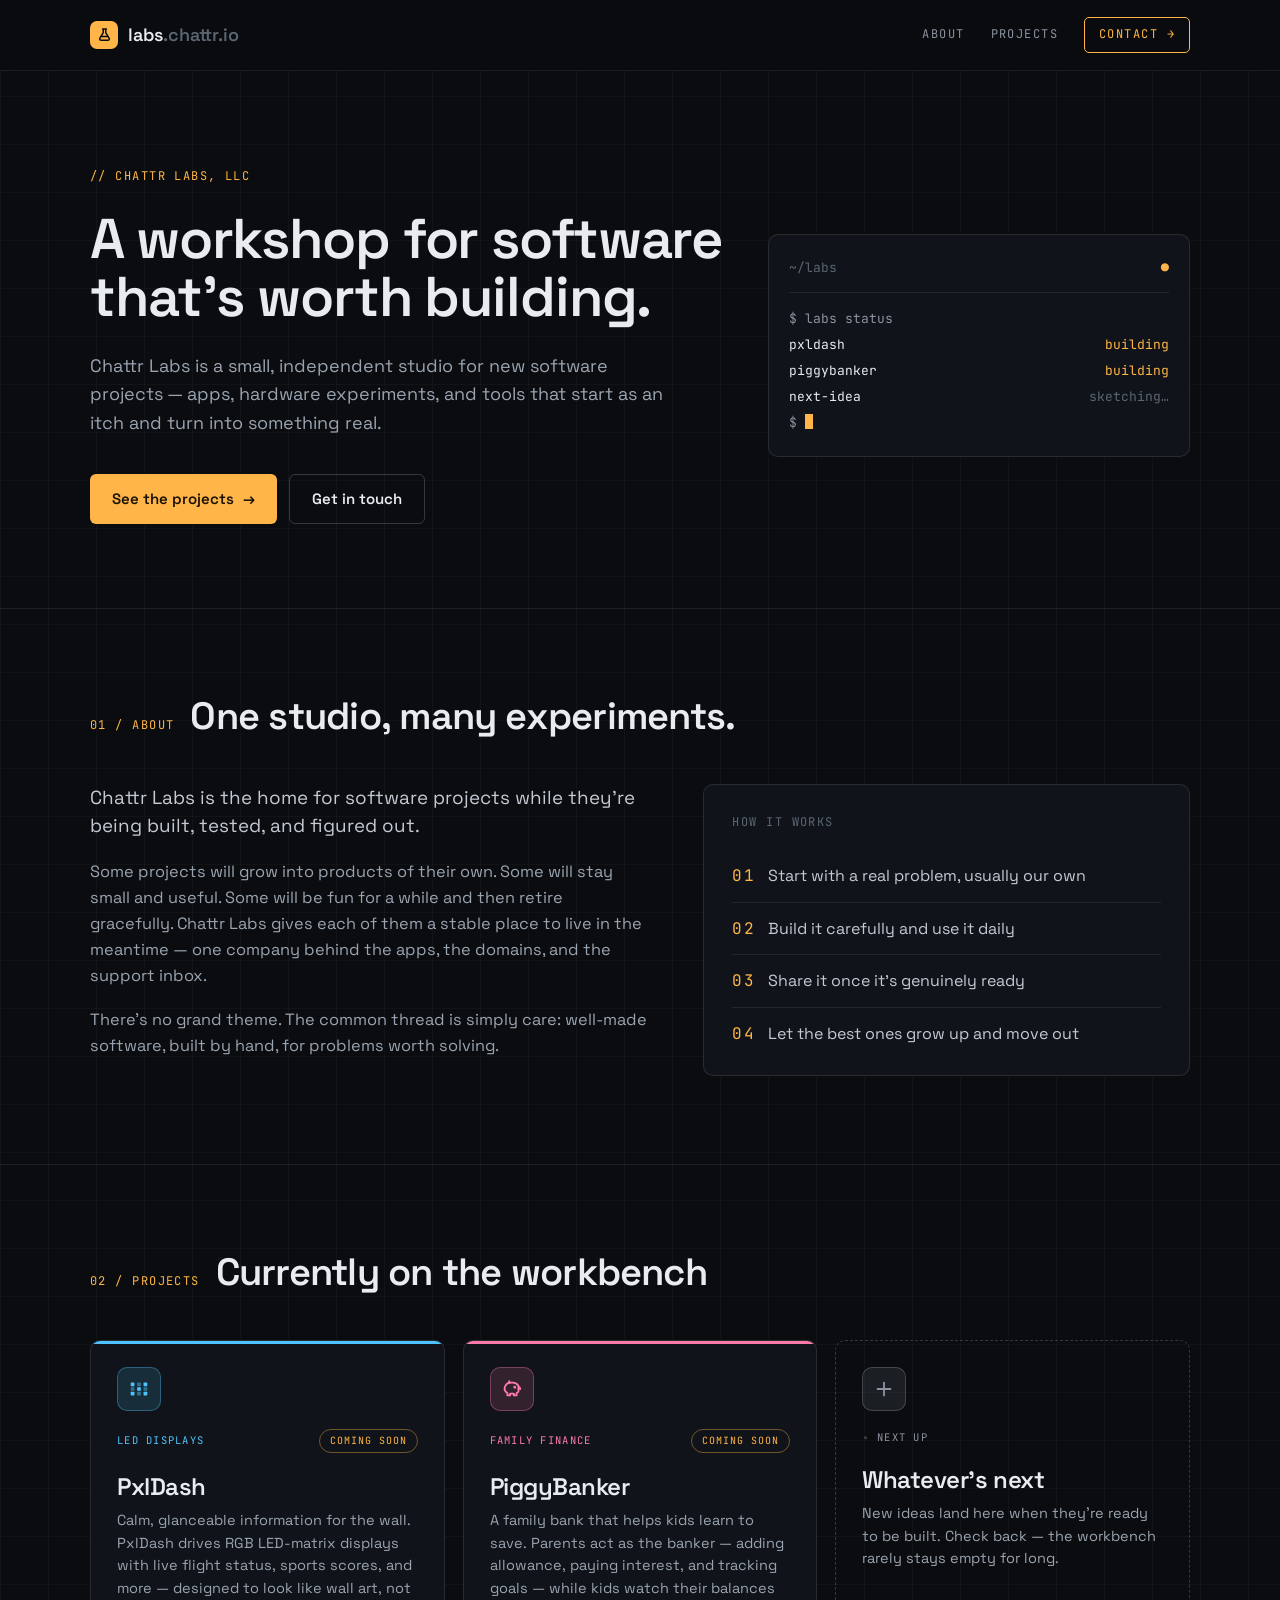
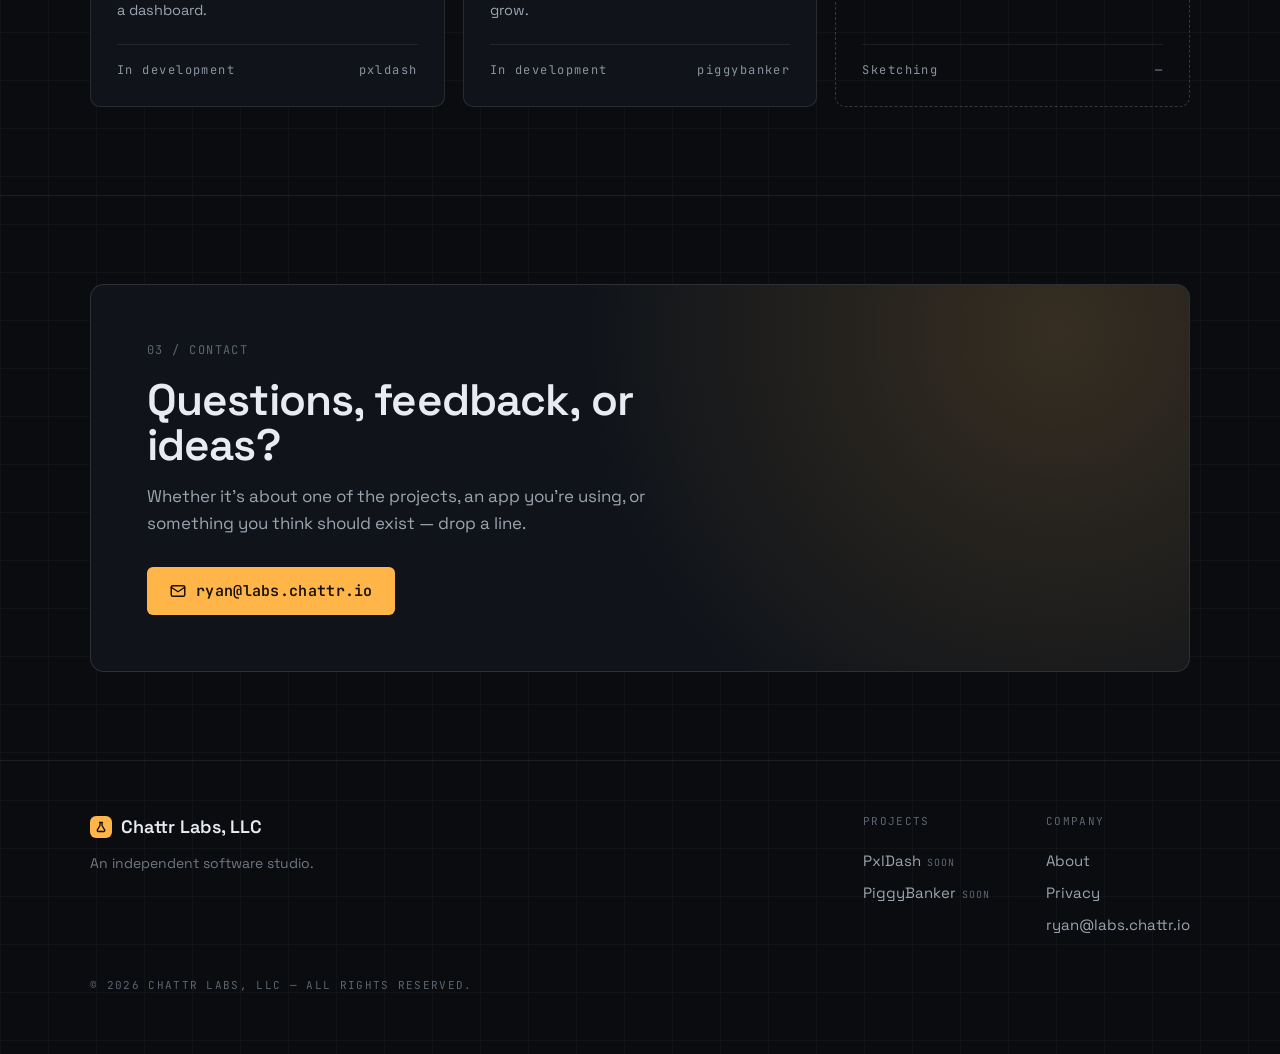
<file: index.html>
<!DOCTYPE html>
<html lang="en">
<head>
<meta charset="utf-8">
<meta name="viewport" content="width=device-width, initial-scale=1">
<title>Chattr Labs — Independent Software Studio</title>
<meta name="description" content="Chattr Labs, LLC is a small independent software studio — home to PxlDash, PiggyBanker, and whatever gets built next.">
<meta property="og:title" content="Chattr Labs">
<meta property="og:description" content="An independent software studio. Home to PxlDash, PiggyBanker, and whatever gets built next.">
<meta property="og:url" content="https://labs.chattr.io/">
<meta property="og:type" content="website">
<meta name="theme-color" content="#0a0c0f">
<link rel="icon" href="data:image/svg+xml,%3Csvg xmlns='http://www.w3.org/2000/svg' viewBox='0 0 32 32'%3E%3Crect width='32' height='32' rx='8' fill='%23ffb547'/%3E%3Cpath d='M12 7h8M14 7v7l-6 10a2 2 0 0 0 1.7 3h12.6a2 2 0 0 0 1.7-3l-6-10V7' fill='none' stroke='%230a0c0f' stroke-width='2.6' stroke-linecap='round' stroke-linejoin='round'/%3E%3C/svg%3E">
<link rel="preconnect" href="https://fonts.googleapis.com">
<link rel="preconnect" href="https://fonts.gstatic.com" crossorigin="">
<link href="https://fonts.googleapis.com/css2?family=Space+Grotesk:wght@400;500;600;700&amp;family=JetBrains+Mono:wght@400;500;700&amp;display=swap" rel="stylesheet">
<link rel="stylesheet" href="styles.css">
</head>
<body>

<header>
  <div class="wrap bar">
    <a href="#top" class="brand">
      <span class="logo"><svg width="15" height="15" viewBox="0 0 24 24" fill="none" stroke="#0a0c0f" stroke-width="2.4" stroke-linecap="round" stroke-linejoin="round"><path d="M9 3h6M10 3v6l-5.5 9.2A2 2 0 0 0 6.2 21h11.6a2 2 0 0 0 1.7-2.8L14 9V3"/><path d="M7.5 15h9"/></svg></span>
      <span>labs<span class="tld">.chattr.io</span></span>
    </a>
    <nav class="nav-links mono">
      <a href="#about">about</a>
      <a href="#projects">projects</a>
      <a href="#contact" class="nav-cta">contact →</a>
    </nav>
  </div>
</header>

<main id="top">

  <!-- HERO -->
  <section class="hero">
    <div class="wrap hero-grid">
      <div>
        <div class="mono eyebrow">// CHATTR LABS, LLC</div>
        <h1>A workshop for software that's worth building.</h1>
        <p class="lede">Chattr Labs is a small, independent studio for new software projects — apps, hardware experiments, and tools that start as an itch and turn into something real.</p>
        <div class="actions">
          <a href="#projects" class="btn primary">See the projects <span class="arw">→</span></a>
          <a href="#contact" class="btn ghost">Get in touch</a>
        </div>
      </div>
      <div class="term" aria-label="Project status">
        <div class="term-head"><span>~/labs</span><span class="ok">●</span></div>
        <div class="cmd">$ labs status</div>
        <div class="row"><span>pxldash</span><span class="ok">building</span></div>
        <div class="row"><span>piggybanker</span><span class="ok">building</span></div>
        <div class="row"><span>next-idea</span><span class="wip">sketching…</span></div>
        <div class="cmd">$ <span class="cursor"></span></div>
      </div>
    </div>
  </section>

  <!-- ABOUT -->
  <section id="about">
    <div class="wrap">
      <div class="sec-head">
        <span class="mono sec-num">01 / ABOUT</span>
        <h2>One studio, many experiments.</h2>
      </div>
      <div class="about-grid">
        <div>
          <p class="big">Chattr Labs is the home for software projects while they're being built, tested, and figured out.</p>
          <p>Some projects will grow into products of their own. Some will stay small and useful. Some will be fun for a while and then retire gracefully. Chattr Labs gives each of them a stable place to live in the meantime — one company behind the apps, the domains, and the support inbox.</p>
          <p>There's no grand theme. The common thread is simply care: well-made software, built by hand, for problems worth solving.</p>
        </div>
        <div class="card">
          <div class="mono card-label">HOW IT WORKS</div>
          <ul class="list">
            <li><span class="mono">01</span> Start with a real problem, usually our own</li>
            <li><span class="mono">02</span> Build it carefully and use it daily</li>
            <li><span class="mono">03</span> Share it once it's genuinely ready</li>
            <li><span class="mono">04</span> Let the best ones grow up and move out</li>
          </ul>
        </div>
      </div>
    </div>
  </section>

  <!-- PROJECTS -->
  <section id="projects">
    <div class="wrap">
      <div class="sec-head">
        <span class="mono sec-num">02 / PROJECTS</span>
        <h2>Currently on the workbench</h2>
      </div>
      <div class="projects">
        <article class="project pxl">
          <div class="glyph"><svg width="22" height="22" viewBox="0 0 24 24" fill="#4fc3ff"><rect x="3" y="5" width="4" height="4" rx=".6"/><rect x="10" y="5" width="4" height="4" rx=".6" opacity=".45"/><rect x="17" y="5" width="4" height="4" rx=".6"/><rect x="3" y="10" width="4" height="4" rx=".6" opacity=".45"/><rect x="10" y="10" width="4" height="4" rx=".6"/><rect x="17" y="10" width="4" height="4" rx=".6" opacity=".45"/><rect x="3" y="15" width="4" height="4" rx=".6"/><rect x="10" y="15" width="4" height="4" rx=".6" opacity=".45"/><rect x="17" y="15" width="4" height="4" rx=".6"/></svg></div>
          <div class="project-top"><span class="mono kind">LED DISPLAYS</span><span class="mono badge">COMING SOON</span></div>
          <h3>PxlDash</h3>
          <p>Calm, glanceable information for the wall. PxlDash drives RGB LED-matrix displays with live flight status, sports scores, and more — designed to look like wall art, not a dashboard.</p>
          <div class="mono foot"><span>In development</span><span>pxldash</span></div>
        </article>
        <article class="project piggy">
          <div class="glyph"><svg width="22" height="22" viewBox="0 0 24 24" fill="none" stroke="#ff7aa8" stroke-width="2" stroke-linecap="round" stroke-linejoin="round"><path d="M19 9.5c1 .4 2 1.4 2 2.5M4.5 9A6.5 6.5 0 0 1 11 5h2a7 7 0 0 1 6 3.5V15l-2 1.5V19h-3v-2h-4v2H7v-2.6A6 6 0 0 1 4.5 9z"/><circle cx="15" cy="10" r=".6" fill="#ff7aa8"/><path d="M9.5 5.3 9 3.5"/></svg></div>
          <div class="project-top"><span class="mono kind">FAMILY FINANCE</span><span class="mono badge">COMING SOON</span></div>
          <h3>PiggyBanker</h3>
          <p>A family bank that helps kids learn to save. Parents act as the banker — adding allowance, paying interest, and tracking goals — while kids watch their balances grow.</p>
          <div class="mono foot"><span>In development</span><span>piggybanker</span></div>
        </article>
        <article class="project next">
          <div class="glyph"><svg width="22" height="22" viewBox="0 0 24 24" fill="none" stroke="#8a93a0" stroke-width="2" stroke-linecap="round"><path d="M12 5v14M5 12h14"/></svg></div>
          <div class="project-top"><span class="mono kind">◦ NEXT UP</span></div>
          <h3>Whatever's next</h3>
          <p>New ideas land here when they're ready to be built. Check back — the workbench rarely stays empty for long.</p>
          <div class="mono foot"><span>Sketching</span><span>—</span></div>
        </article>
      </div>
    </div>
  </section>

  <!-- CONTACT -->
  <section id="contact">
    <div class="wrap">
      <div class="contact-box">
        <div>
          <div class="mono card-label">03 / CONTACT</div>
          <h2>Questions, feedback, or ideas?</h2>
          <p>Whether it's about one of the projects, an app you're using, or something you think should exist — drop a line.</p>
          <a href="mailto:ryan@labs.chattr.io" class="btn primary mail">
            <svg width="18" height="18" viewBox="0 0 24 24" fill="none" stroke="currentColor" stroke-width="2" stroke-linecap="round" stroke-linejoin="round"><rect x="3" y="5" width="18" height="14" rx="2"></rect><path d="m3 7 9 6 9-6"></path></svg>
            ryan@labs.chattr.io
          </a>
        </div>
      </div>
    </div>
  </section>
</main>

<footer>
  <div class="wrap foot-grid">
    <div class="foot-about">
      <div class="foot-brand">
        <span class="logo sm"><svg width="12" height="12" viewBox="0 0 24 24" fill="none" stroke="#0a0c0f" stroke-width="2.6" stroke-linecap="round" stroke-linejoin="round"><path d="M9 3h6M10 3v6l-5.5 9.2A2 2 0 0 0 6.2 21h11.6a2 2 0 0 0 1.7-2.8L14 9V3"/></svg></span>
        Chattr Labs, LLC
      </div>
      <p>An independent software studio.</p>
    </div>
    <div class="foot-cols">
      <div>
        <div class="mono card-label">PROJECTS</div>
        <span class="item">PxlDash<small>SOON</small></span>
        <span class="item">PiggyBanker<small>SOON</small></span>
      </div>
      <div>
        <div class="mono card-label">COMPANY</div>
        <a href="#about">About</a>
        <a href="privacy.html">Privacy</a>
        <a href="mailto:ryan@labs.chattr.io">ryan@labs.chattr.io</a>
      </div>
    </div>
  </div>
  <div class="wrap">
    <div class="mono legal">© <span id="yr">2026</span> CHATTR LABS, LLC — ALL RIGHTS RESERVED.</div>
  </div>
</footer>
<script>document.getElementById('yr').textContent=new Date().getFullYear()</script>
</body>
</html>
</file>
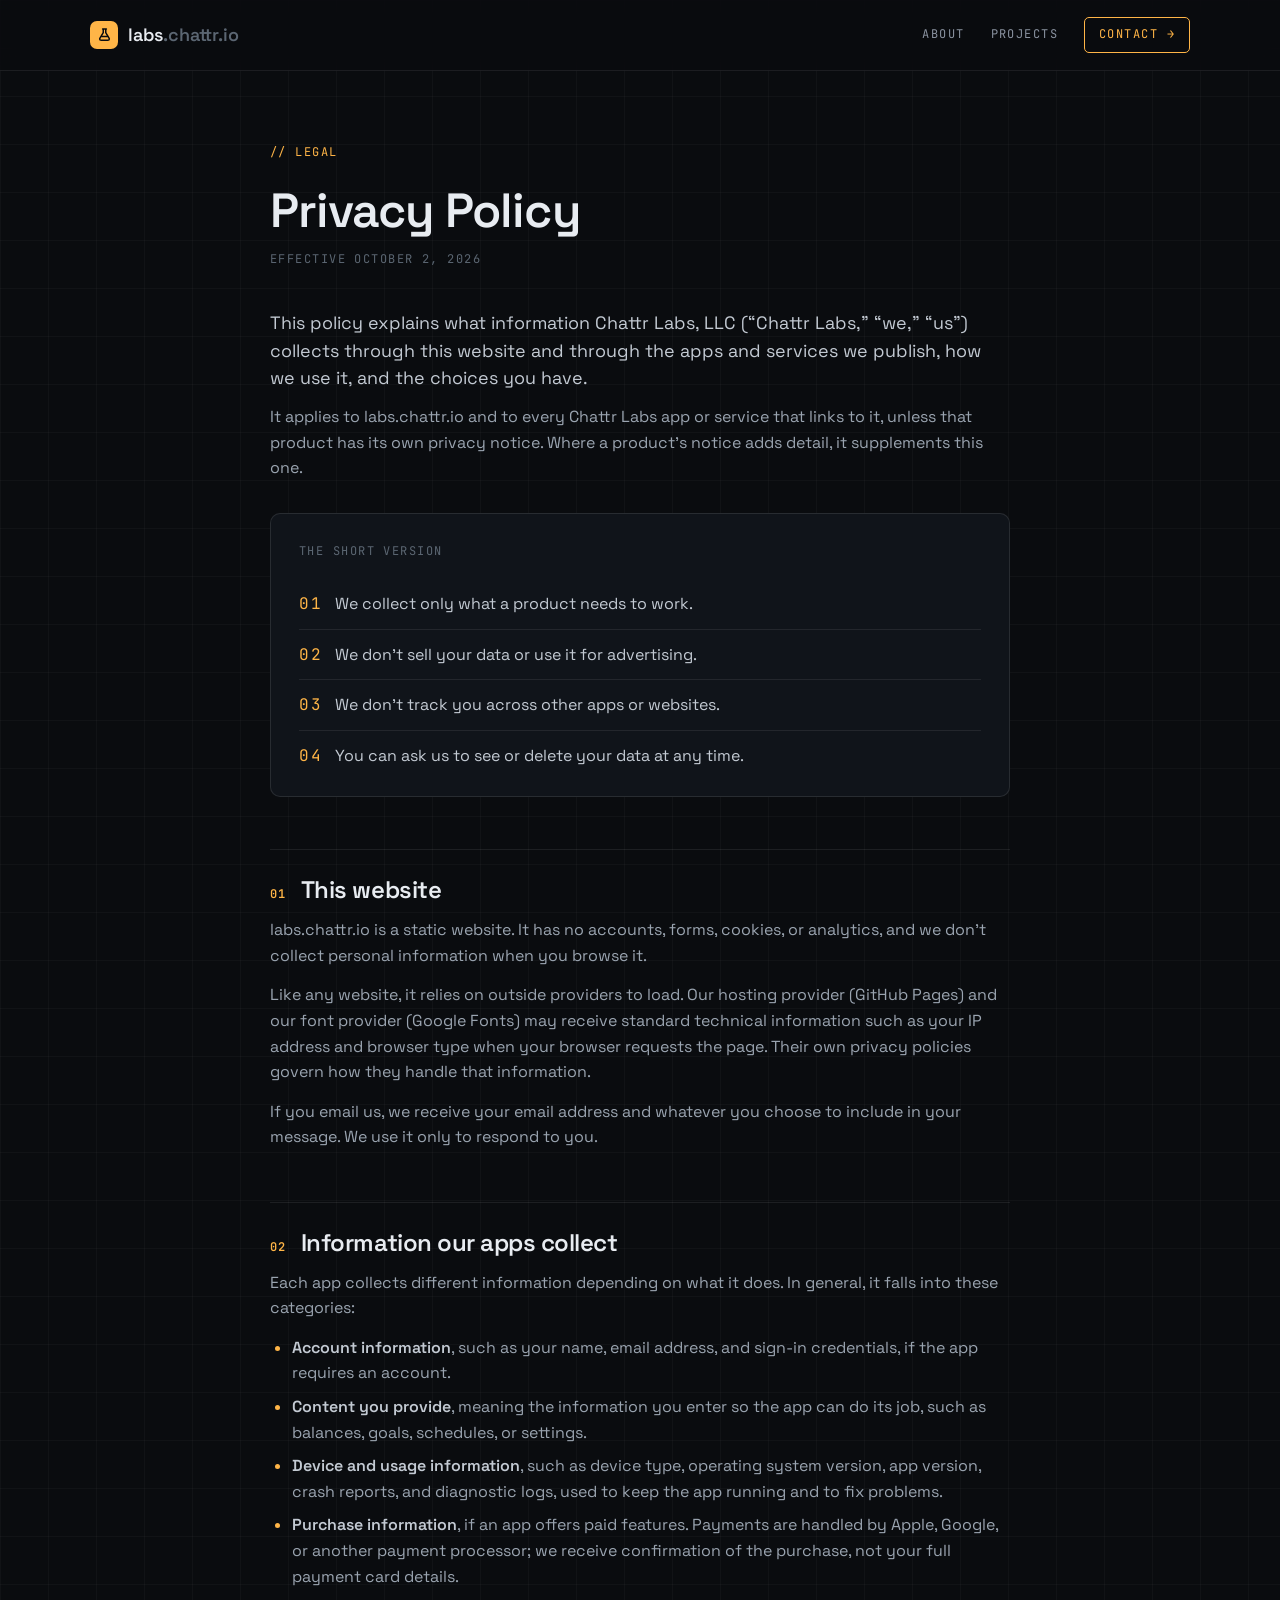
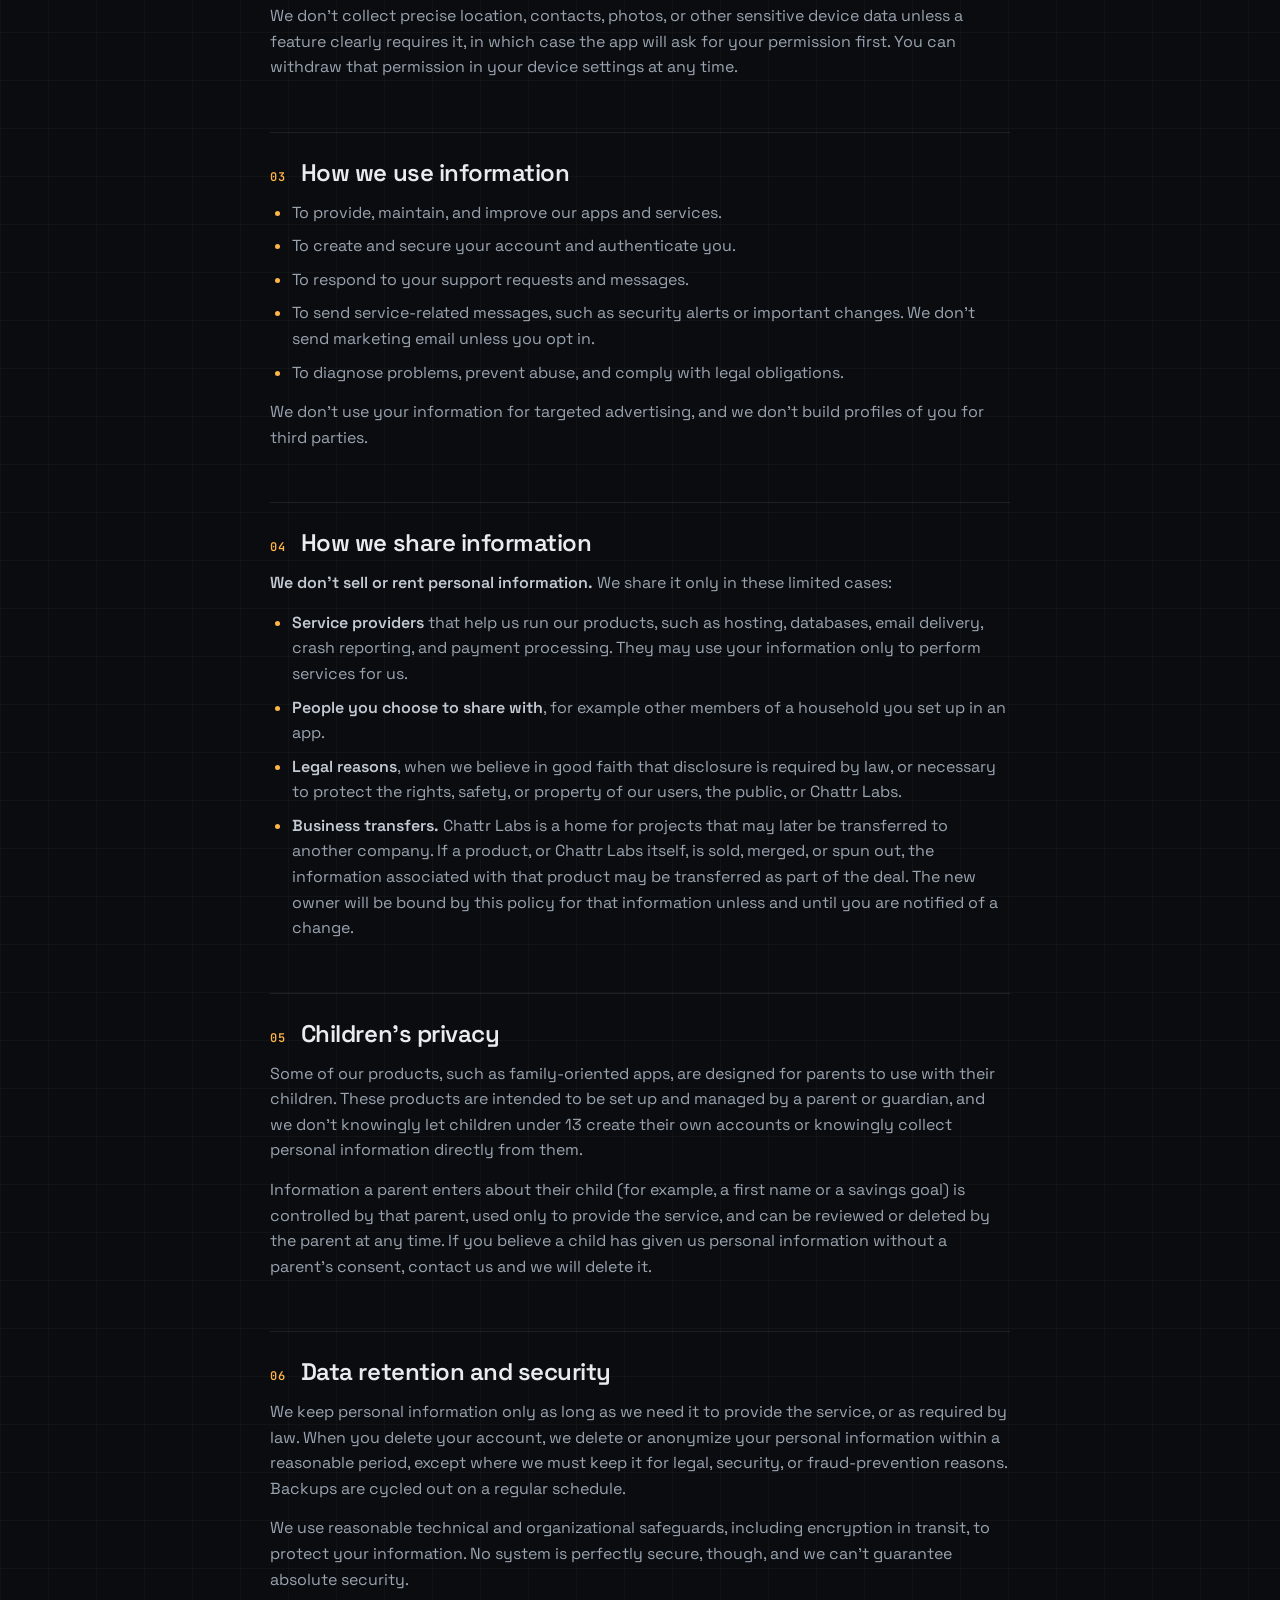
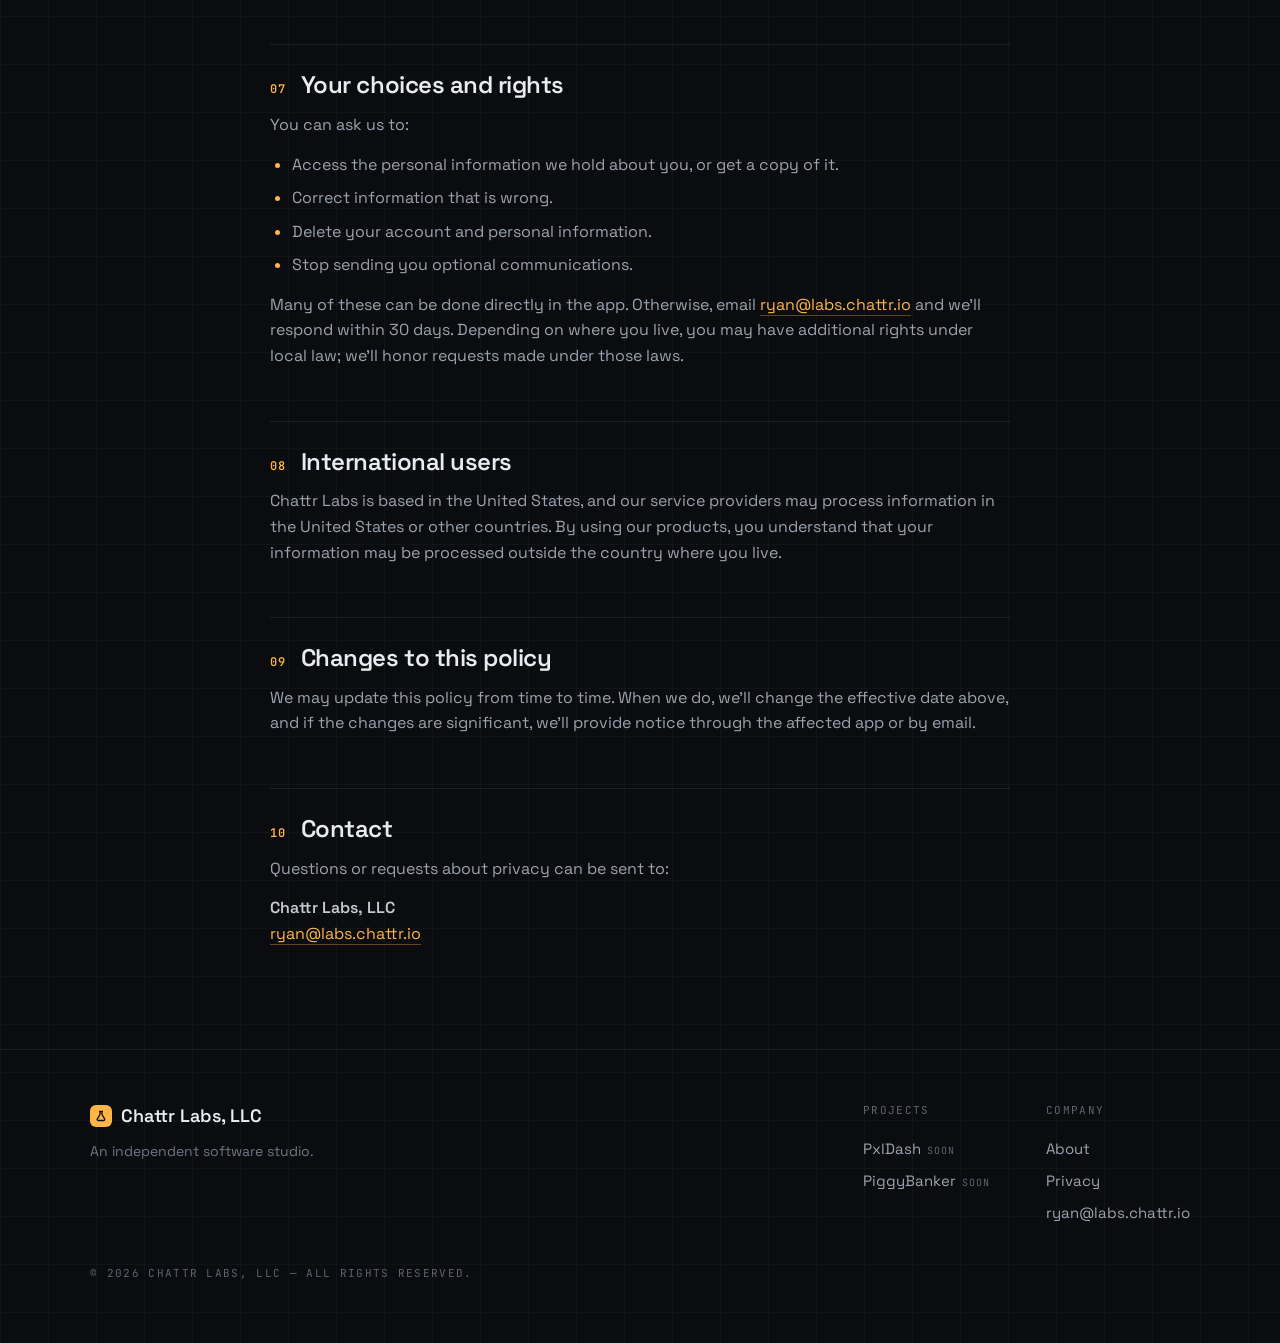
<file: privacy.html>
<!DOCTYPE html>
<html lang="en">
<head>
<meta charset="utf-8">
<meta name="viewport" content="width=device-width, initial-scale=1">
<title>Privacy Policy — Chattr Labs</title>
<meta name="description" content="How Chattr Labs, LLC collects, uses, and protects information across its website and apps.">
<meta property="og:title" content="Privacy Policy — Chattr Labs">
<meta property="og:url" content="https://labs.chattr.io/privacy">
<meta property="og:type" content="website">
<meta name="theme-color" content="#0a0c0f">
<link rel="icon" href="data:image/svg+xml,%3Csvg xmlns='http://www.w3.org/2000/svg' viewBox='0 0 32 32'%3E%3Crect width='32' height='32' rx='8' fill='%23ffb547'/%3E%3Cpath d='M12 7h8M14 7v7l-6 10a2 2 0 0 0 1.7 3h12.6a2 2 0 0 0 1.7-3l-6-10V7' fill='none' stroke='%230a0c0f' stroke-width='2.6' stroke-linecap='round' stroke-linejoin='round'/%3E%3C/svg%3E">
<link rel="preconnect" href="https://fonts.googleapis.com">
<link rel="preconnect" href="https://fonts.gstatic.com" crossorigin="">
<link href="https://fonts.googleapis.com/css2?family=Space+Grotesk:wght@400;500;600;700&amp;family=JetBrains+Mono:wght@400;500;700&amp;display=swap" rel="stylesheet">
<link rel="stylesheet" href="styles.css">
</head>
<body>

<header>
  <div class="wrap bar">
    <a href="./" class="brand">
      <span class="logo"><svg width="15" height="15" viewBox="0 0 24 24" fill="none" stroke="#0a0c0f" stroke-width="2.4" stroke-linecap="round" stroke-linejoin="round"><path d="M9 3h6M10 3v6l-5.5 9.2A2 2 0 0 0 6.2 21h11.6a2 2 0 0 0 1.7-2.8L14 9V3"/><path d="M7.5 15h9"/></svg></span>
      <span>labs<span class="tld">.chattr.io</span></span>
    </a>
    <nav class="nav-links mono">
      <a href="./#about">about</a>
      <a href="./#projects">projects</a>
      <a href="./#contact" class="nav-cta">contact →</a>
    </nav>
  </div>
</header>

<main id="top">
  <section class="doc">
    <div class="wrap">
      <div class="mono eyebrow">// LEGAL</div>
      <h1>Privacy Policy</h1>
      <div class="mono updated">EFFECTIVE OCTOBER 2, 2026</div>

      <p class="intro">This policy explains what information Chattr Labs, LLC (“Chattr Labs,” “we,” “us”) collects through this website and through the apps and services we publish, how we use it, and the choices you have.</p>
      <p>It applies to labs.chattr.io and to every Chattr Labs app or service that links to it, unless that product has its own privacy notice. Where a product's notice adds detail, it supplements this one.</p>

      <div class="card summary">
        <div class="mono card-label">THE SHORT VERSION</div>
        <ul>
          <li><span class="mono">01</span> We collect only what a product needs to work.</li>
          <li><span class="mono">02</span> We don't sell your data or use it for advertising.</li>
          <li><span class="mono">03</span> We don't track you across other apps or websites.</li>
          <li><span class="mono">04</span> You can ask us to see or delete your data at any time.</li>
        </ul>
      </div>

      <h2><span class="mono">01</span> This website</h2>
      <p>labs.chattr.io is a static website. It has no accounts, forms, cookies, or analytics, and we don't collect personal information when you browse it.</p>
      <p>Like any website, it relies on outside providers to load. Our hosting provider (GitHub Pages) and our font provider (Google Fonts) may receive standard technical information such as your IP address and browser type when your browser requests the page. Their own privacy policies govern how they handle that information.</p>
      <p>If you email us, we receive your email address and whatever you choose to include in your message. We use it only to respond to you.</p>

      <h2><span class="mono">02</span> Information our apps collect</h2>
      <p>Each app collects different information depending on what it does. In general, it falls into these categories:</p>
      <ul>
        <li><strong>Account information</strong>, such as your name, email address, and sign-in credentials, if the app requires an account.</li>
        <li><strong>Content you provide</strong>, meaning the information you enter so the app can do its job, such as balances, goals, schedules, or settings.</li>
        <li><strong>Device and usage information</strong>, such as device type, operating system version, app version, crash reports, and diagnostic logs, used to keep the app running and to fix problems.</li>
        <li><strong>Purchase information</strong>, if an app offers paid features. Payments are handled by Apple, Google, or another payment processor; we receive confirmation of the purchase, not your full payment card details.</li>
      </ul>
      <p>We don't collect precise location, contacts, photos, or other sensitive device data unless a feature clearly requires it, in which case the app will ask for your permission first. You can withdraw that permission in your device settings at any time.</p>

      <h2><span class="mono">03</span> How we use information</h2>
      <ul>
        <li>To provide, maintain, and improve our apps and services.</li>
        <li>To create and secure your account and authenticate you.</li>
        <li>To respond to your support requests and messages.</li>
        <li>To send service-related messages, such as security alerts or important changes. We don't send marketing email unless you opt in.</li>
        <li>To diagnose problems, prevent abuse, and comply with legal obligations.</li>
      </ul>
      <p>We don't use your information for targeted advertising, and we don't build profiles of you for third parties.</p>

      <h2><span class="mono">04</span> How we share information</h2>
      <p><strong>We don't sell or rent personal information.</strong> We share it only in these limited cases:</p>
      <ul>
        <li><strong>Service providers</strong> that help us run our products, such as hosting, databases, email delivery, crash reporting, and payment processing. They may use your information only to perform services for us.</li>
        <li><strong>People you choose to share with</strong>, for example other members of a household you set up in an app.</li>
        <li><strong>Legal reasons</strong>, when we believe in good faith that disclosure is required by law, or necessary to protect the rights, safety, or property of our users, the public, or Chattr Labs.</li>
        <li><strong>Business transfers.</strong> Chattr Labs is a home for projects that may later be transferred to another company. If a product, or Chattr Labs itself, is sold, merged, or spun out, the information associated with that product may be transferred as part of the deal. The new owner will be bound by this policy for that information unless and until you are notified of a change.</li>
      </ul>

      <h2><span class="mono">05</span> Children's privacy</h2>
      <p>Some of our products, such as family-oriented apps, are designed for parents to use with their children. These products are intended to be set up and managed by a parent or guardian, and we don't knowingly let children under 13 create their own accounts or knowingly collect personal information directly from them.</p>
      <p>Information a parent enters about their child (for example, a first name or a savings goal) is controlled by that parent, used only to provide the service, and can be reviewed or deleted by the parent at any time. If you believe a child has given us personal information without a parent's consent, contact us and we will delete it.</p>

      <h2><span class="mono">06</span> Data retention and security</h2>
      <p>We keep personal information only as long as we need it to provide the service, or as required by law. When you delete your account, we delete or anonymize your personal information within a reasonable period, except where we must keep it for legal, security, or fraud-prevention reasons. Backups are cycled out on a regular schedule.</p>
      <p>We use reasonable technical and organizational safeguards, including encryption in transit, to protect your information. No system is perfectly secure, though, and we can't guarantee absolute security.</p>

      <h2><span class="mono">07</span> Your choices and rights</h2>
      <p>You can ask us to:</p>
      <ul>
        <li>Access the personal information we hold about you, or get a copy of it.</li>
        <li>Correct information that is wrong.</li>
        <li>Delete your account and personal information.</li>
        <li>Stop sending you optional communications.</li>
      </ul>
      <p>Many of these can be done directly in the app. Otherwise, email <a class="link" href="mailto:ryan@labs.chattr.io">ryan@labs.chattr.io</a> and we'll respond within 30 days. Depending on where you live, you may have additional rights under local law; we'll honor requests made under those laws.</p>

      <h2><span class="mono">08</span> International users</h2>
      <p>Chattr Labs is based in the United States, and our service providers may process information in the United States or other countries. By using our products, you understand that your information may be processed outside the country where you live.</p>

      <h2><span class="mono">09</span> Changes to this policy</h2>
      <p>We may update this policy from time to time. When we do, we'll change the effective date above, and if the changes are significant, we'll provide notice through the affected app or by email.</p>

      <h2><span class="mono">10</span> Contact</h2>
      <p>Questions or requests about privacy can be sent to:</p>
      <p><strong>Chattr Labs, LLC</strong><br><a class="link" href="mailto:ryan@labs.chattr.io">ryan@labs.chattr.io</a></p>
    </div>
  </section>
</main>

<footer>
  <div class="wrap foot-grid">
    <div class="foot-about">
      <div class="foot-brand">
        <span class="logo sm"><svg width="12" height="12" viewBox="0 0 24 24" fill="none" stroke="#0a0c0f" stroke-width="2.6" stroke-linecap="round" stroke-linejoin="round"><path d="M9 3h6M10 3v6l-5.5 9.2A2 2 0 0 0 6.2 21h11.6a2 2 0 0 0 1.7-2.8L14 9V3"/></svg></span>
        Chattr Labs, LLC
      </div>
      <p>An independent software studio.</p>
    </div>
    <div class="foot-cols">
      <div>
        <div class="mono card-label">PROJECTS</div>
        <span class="item">PxlDash<small>SOON</small></span>
        <span class="item">PiggyBanker<small>SOON</small></span>
      </div>
      <div>
        <div class="mono card-label">COMPANY</div>
        <a href="./#about">About</a>
        <a href="privacy.html">Privacy</a>
        <a href="mailto:ryan@labs.chattr.io">ryan@labs.chattr.io</a>
      </div>
    </div>
  </div>
  <div class="wrap">
    <div class="mono legal">© <span id="yr">2026</span> CHATTR LABS, LLC — ALL RIGHTS RESERVED.</div>
  </div>
</footer>
<script>document.getElementById('yr').textContent=new Date().getFullYear()</script>
</body>
</html>
</file>
<file: styles.css>
:root{
  --bg:#0a0c0f;--panel:#10141a;--text:#e8ecf1;--soft:#c3cad3;--muted:#9aa4b0;--dim:#8a93a0;--faint:#5b6672;
  --line:rgba(255,255,255,.08);--line-2:rgba(255,255,255,.1);--line-3:rgba(255,255,255,.18);
  --accent:#ffb547;--accent-ink:#1a1204;--accent-glow:rgba(255,181,71,.16);
  --pxl:#4fc3ff;--piggy:#ff7aa8;
}
*{box-sizing:border-box}
html{scroll-behavior:smooth}
body{margin:0;background:var(--bg);color:var(--text);font-family:'Space Grotesk',system-ui,sans-serif;font-size:18px;line-height:1.6;-webkit-font-smoothing:antialiased;
  background-image:linear-gradient(rgba(255,255,255,.026) 1px,transparent 1px),linear-gradient(90deg,rgba(255,255,255,.026) 1px,transparent 1px);background-size:48px 48px}
a{color:inherit;text-decoration:none}
a:hover{color:var(--accent)}
::selection{background:var(--accent);color:var(--accent-ink)}
h1,h2,h3{margin:0;font-weight:600;letter-spacing:-.02em;line-height:1.03}
p{margin:0}
.mono{font-family:'JetBrains Mono',ui-monospace,monospace;letter-spacing:.12em}
.wrap{width:100%;max-width:1180px;margin:0 auto;padding:0 40px}
.btn{display:inline-flex;align-items:center;gap:9px;padding:12px 22px;border-radius:6px;font-weight:600;font-size:15px;transition:transform .16s ease,background .16s ease,border-color .16s ease}
.btn.primary{background:var(--accent);color:var(--accent-ink)}
.btn.primary:hover{transform:translateY(-2px);color:var(--accent-ink)}
.btn.ghost{border:1px solid var(--line-3);color:var(--text)}
.btn.ghost:hover{border-color:var(--accent);color:var(--accent)}
.btn .arw{transition:transform .16s ease}
.btn:hover .arw{transform:translateX(3px)}
section{padding:88px 0;border-top:1px solid var(--line)}

/* header */
header{position:sticky;top:0;z-index:50;background:rgba(10,12,15,.82);backdrop-filter:blur(10px);-webkit-backdrop-filter:blur(10px);border-bottom:1px solid var(--line)}
.bar{display:flex;align-items:center;justify-content:space-between;height:70px}
.brand{display:flex;align-items:center;gap:10px;font-weight:600;letter-spacing:-.01em}
.brand:hover{color:var(--text)}
.logo{width:28px;height:28px;border-radius:7px;background:var(--accent);display:grid;place-items:center;flex:none}
.logo.sm{width:22px;height:22px;border-radius:6px}
.brand .tld{color:var(--faint)}
.nav-links{display:flex;gap:26px;font-size:12px;color:var(--dim);text-transform:uppercase;align-items:center}
.nav-cta{border:1px solid var(--accent);color:var(--accent);padding:7px 14px;border-radius:5px}

/* hero */
.hero{border-top:0;padding:96px 0 84px}
.hero-grid{display:grid;grid-template-columns:1.35fr .9fr;gap:44px;align-items:center}
.eyebrow{font-size:12px;color:var(--accent);margin-bottom:24px}
.hero h1{font-size:56px}
.lede{margin-top:26px;color:var(--muted);font-size:18px;max-width:48ch}
.actions{display:flex;flex-wrap:wrap;gap:12px;margin-top:36px}
.term{border:1px solid var(--line-2);border-radius:10px;background:var(--panel);padding:20px;font-family:'JetBrains Mono',monospace;font-size:13px;line-height:2}
.term-head{color:var(--faint);border-bottom:1px solid var(--line);padding-bottom:11px;margin-bottom:13px;display:flex;justify-content:space-between}
.term .cmd{color:var(--dim)}
.term .row{display:flex;justify-content:space-between;gap:16px;color:var(--text)}
.term .ok{color:var(--accent)}
.term .wip{color:var(--faint)}
.cursor{display:inline-block;width:8px;height:15px;background:var(--accent);vertical-align:-2px;animation:blink 1.1s steps(1) infinite}
@keyframes blink{50%{opacity:0}}

/* section heads */
.sec-head{display:flex;align-items:baseline;gap:16px;margin-bottom:48px}
.sec-num{font-size:12px;color:var(--accent);flex:none}
.sec-head h2{font-size:38px}

/* about */
.about-grid{display:grid;grid-template-columns:1.15fr 1fr;gap:54px;align-items:start}
.about-grid p{color:var(--muted);font-size:1.02rem;margin-bottom:18px}
.about-grid p.big{color:var(--soft);font-size:1.18rem;line-height:1.5}
.about-grid p:last-child{margin-bottom:0}
.card{border:1px solid var(--line-2);border-radius:10px;padding:28px;background:var(--panel)}
.card-label{font-size:12px;color:var(--faint);margin-bottom:18px}
.list{list-style:none;margin:0;padding:0}
.list li{display:flex;gap:12px;padding:13px 0;border-bottom:1px solid var(--line);color:var(--soft);font-size:1rem}
.list li:last-child{border-bottom:0;padding-bottom:0}
.list .mono{color:var(--accent);flex:none}

/* projects */
.projects{display:grid;grid-template-columns:repeat(3,1fr);gap:18px}
.project{display:flex;flex-direction:column;border:1px solid var(--line-2);border-radius:10px;background:var(--panel);padding:26px;position:relative;overflow:hidden}
.project::before{content:"";position:absolute;inset:0 0 auto 0;height:3px;background:var(--tint)}
.project.pxl{--tint:var(--pxl)}
.project.piggy{--tint:var(--piggy)}
.project-top{display:flex;justify-content:space-between;align-items:center;margin-bottom:22px}
.kind{font-size:10.5px;color:var(--tint)}
.badge{font-size:10px;color:var(--accent);border:1px solid rgba(255,181,71,.4);border-radius:999px;padding:3px 10px;letter-spacing:.1em}
.project h3{font-size:24px;margin-bottom:10px}
.project p{margin-bottom:22px;color:var(--muted);font-size:14.5px;line-height:1.55;flex:1}
.project .foot{font-size:12px;color:var(--dim);border-top:1px solid var(--line);padding-top:16px;display:flex;justify-content:space-between;gap:12px}
.project.next{border-style:dashed;border-color:var(--line-3);background:transparent}
.project.next::before{display:none}
.project.next .kind{color:var(--dim)}
.glyph{width:44px;height:44px;border-radius:10px;display:grid;place-items:center;margin-bottom:18px;background:color-mix(in srgb,var(--tint) 14%,transparent);border:1px solid color-mix(in srgb,var(--tint) 35%,transparent)}
.project.next .glyph{--tint:var(--dim)}

/* contact */
.contact-box{border:1px solid rgba(255,255,255,.12);border-radius:14px;padding:56px;background:var(--panel);position:relative;overflow:hidden}
.contact-box::before{content:"";position:absolute;inset:0;background-image:radial-gradient(circle at 88% 12%,var(--accent-glow),transparent 46%)}
.contact-box > div{position:relative}
.contact-box h2{font-size:clamp(28px,4vw,44px);margin:16px 0 14px;max-width:20ch}
.contact-box p{color:var(--muted);max-width:50ch;margin-bottom:30px;font-size:1.06rem}
.mail{font-family:'JetBrains Mono',monospace;letter-spacing:.02em}

/* footer */
footer{border-top:1px solid var(--line);padding:52px 0 60px}
.foot-grid{display:flex;flex-wrap:wrap;justify-content:space-between;gap:28px;align-items:flex-start}
.foot-brand{display:flex;align-items:center;gap:9px;font-weight:600;margin-bottom:10px}
.foot-about{max-width:40ch}
.foot-about p{color:#6f7885;font-size:14px}
.foot-cols{display:flex;gap:56px;flex-wrap:wrap}
.foot-cols .card-label{font-size:11px;margin-bottom:14px}
.foot-cols a,.foot-cols span.item{display:block;color:var(--muted);font-size:15px;padding:4px 0}
.foot-cols span.item small{color:var(--faint);font-family:'JetBrains Mono',monospace;font-size:10px;letter-spacing:.1em;margin-left:6px}
.legal{margin-top:36px;font-size:11px;color:var(--faint)}

@media(max-width:960px){
  .projects{grid-template-columns:1fr 1fr}
}
@media(max-width:820px){
  body{font-size:17px}
  .wrap{padding:0 20px}
  .hero-grid,.about-grid,.projects{grid-template-columns:1fr}
  .hero h1{font-size:40px}
  .sec-head{flex-direction:column;gap:10px}
  .sec-head h2{font-size:30px}
  .nav-links a:not(.nav-cta){display:none}
  .contact-box{padding:32px 24px}
  section{padding:64px 0}
}
/* legal / long-form pages */
.doc{border-top:0;padding:72px 0 88px}
.doc .wrap{max-width:820px}
.doc h1{font-size:48px;margin-bottom:14px}
.doc .updated{font-size:12px;color:var(--faint);margin-bottom:40px}
.doc .intro{color:var(--soft);font-size:1.12rem;line-height:1.55;margin-bottom:12px}
.doc h2{font-size:24px;margin:52px 0 14px;padding-top:28px;border-top:1px solid var(--line);display:flex;gap:14px;align-items:baseline}
.doc h2 .mono{font-size:12px;color:var(--accent);flex:none}
.doc h3{font-size:18px;margin:26px 0 8px;color:var(--soft)}
.doc p,.doc li{color:var(--muted);font-size:1rem}
.doc p{margin-bottom:14px}
.doc ul{margin:0 0 14px;padding-left:22px}
.doc li{margin-bottom:8px}
.doc li::marker{color:var(--accent)}
.doc strong{color:var(--soft);font-weight:600}
.doc a.link{color:var(--accent);border-bottom:1px solid rgba(255,181,71,.35)}
.doc a.link:hover{border-color:var(--accent)}
.summary{margin:32px 0 8px}
.summary ul{list-style:none;padding:0;margin:0}
.summary li{display:flex;gap:12px;padding:12px 0;border-bottom:1px solid var(--line);color:var(--soft);margin:0}
.summary li:last-child{border-bottom:0;padding-bottom:0}
.summary li .mono{color:var(--accent);flex:none}
@media(max-width:820px){.doc h1{font-size:36px}.doc h2{font-size:21px;flex-direction:column;gap:6px}}

@media(prefers-reduced-motion:reduce){*{transition:none!important;animation:none!important;scroll-behavior:auto!important}}
</file>
